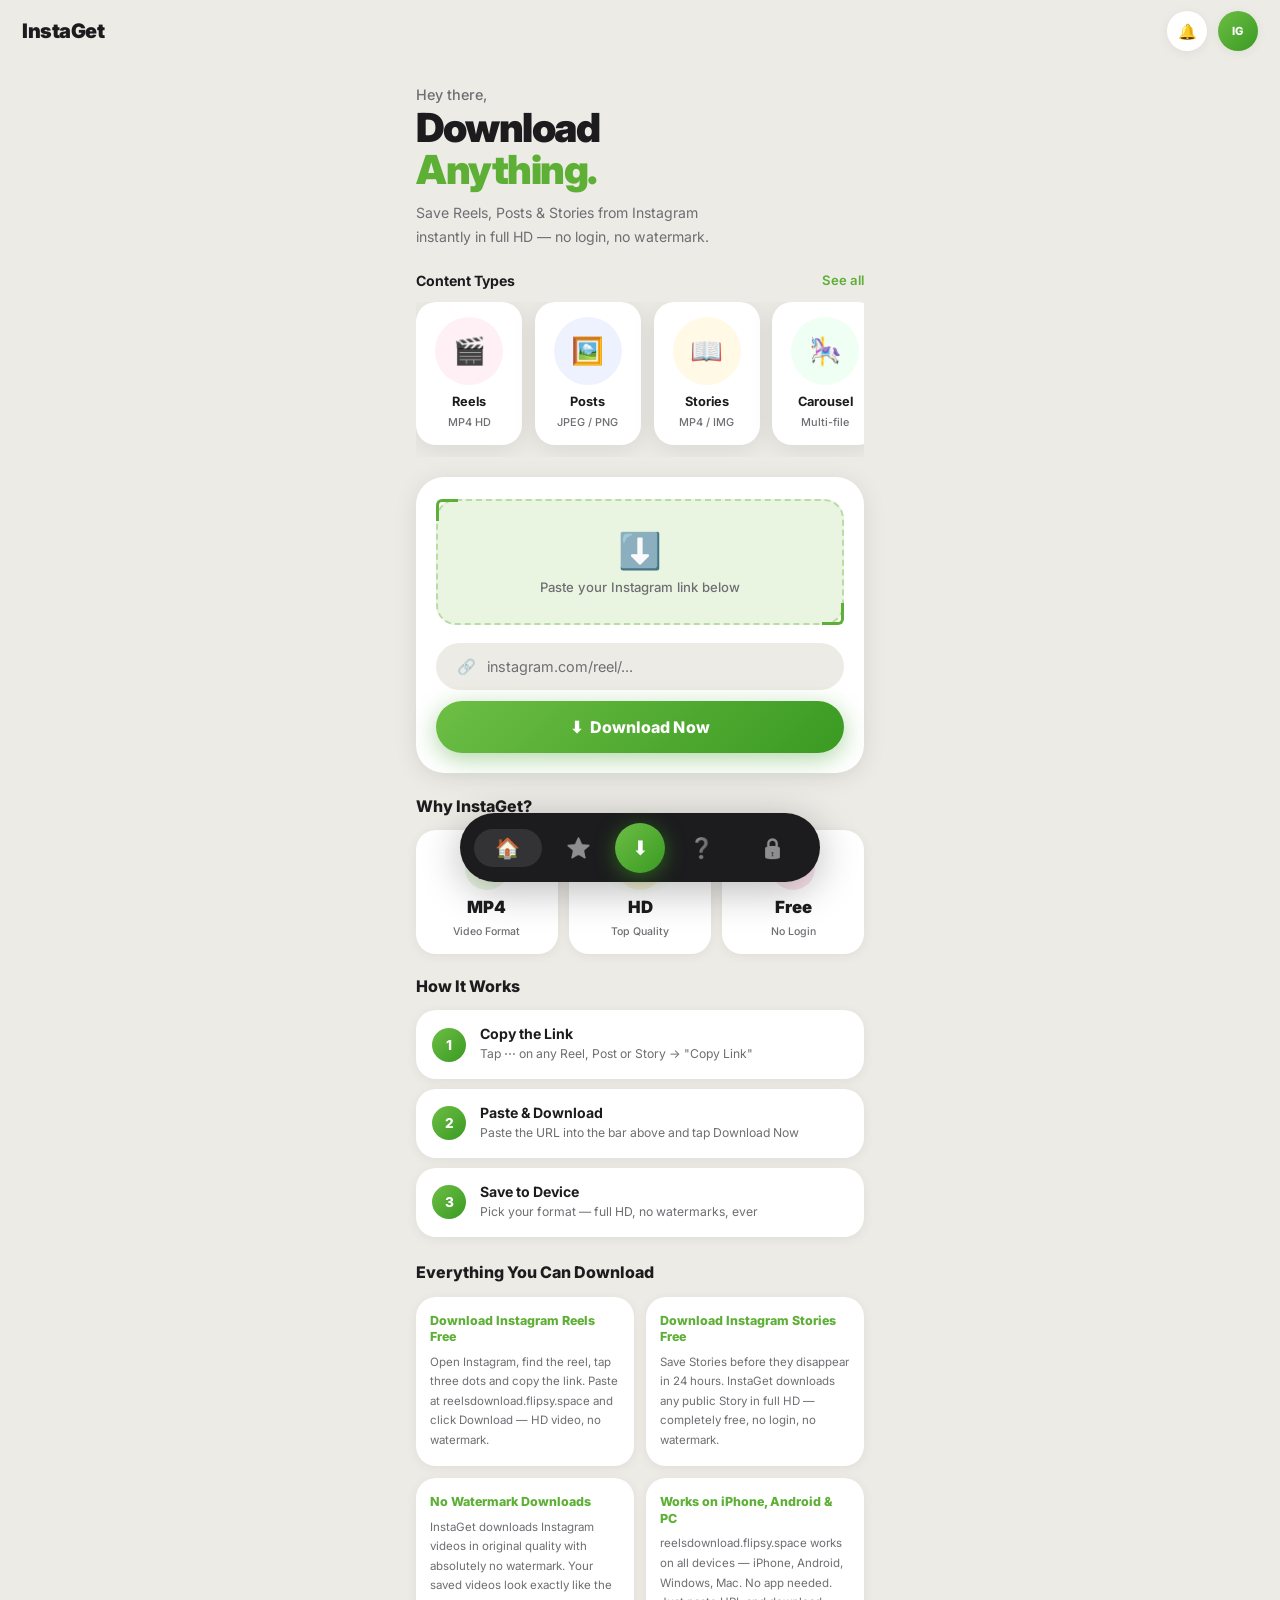
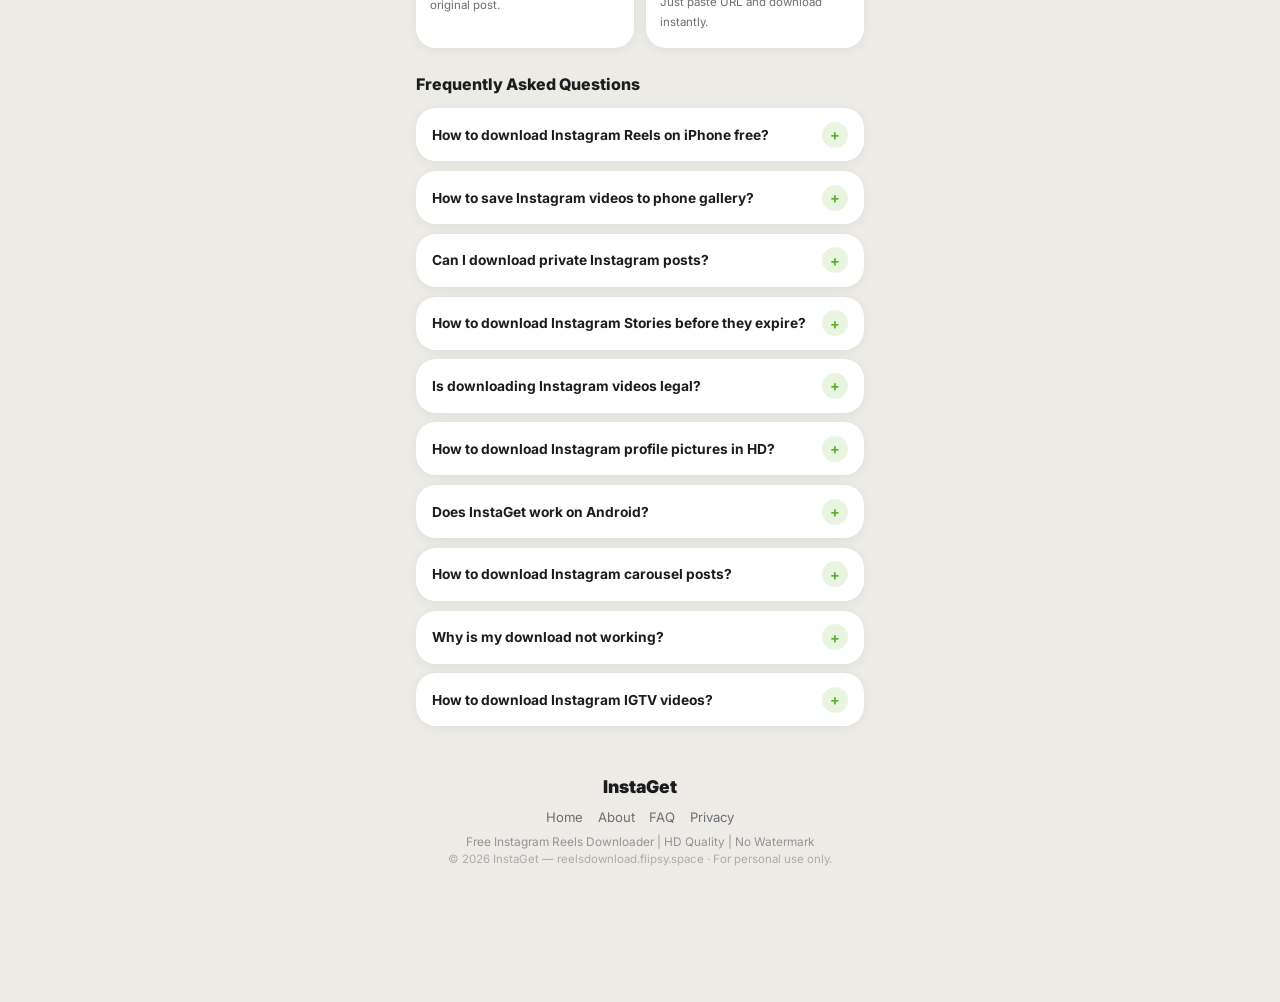
<file: index.html>
<!DOCTYPE html>
<html lang="en">

<head>
    <!-- Google tag (gtag.js) -->
    <script async src="https://www.googletagmanager.com/gtag/js?id=G-M4FXFRRYGV"></script>
    <script>
      window.dataLayer = window.dataLayer || [];
      function gtag(){dataLayer.push(arguments);}
      gtag('js', new Date());
      gtag('config', 'G-M4FXFRRYGV');
    </script>
  <meta charset="UTF-8" />
  <meta name="viewport" content="width=device-width,initial-scale=1.0" />
  <title>InstaGet — Free Instagram Reels Downloader | HD No Watermark</title>
  <meta name="title" content="InstaGet — Free Instagram Reels Downloader | HD No Watermark" />
  <meta name="description"
    content="Download Instagram Reels, Posts, Stories and Profile Pictures free. No login required. HD quality, no watermark, instant download. Works on mobile and PC." />
  <meta name="keywords"
    content="instagram reels downloader, instagram video downloader, download instagram reels, instagram story downloader, instagram photo downloader, free instagram downloader, HD instagram downloader, no watermark instagram, save instagram video, reels download, instagram post downloader" />
  <meta name="author" content="InstaGet" />
  <meta name="robots" content="index, follow" />
  <meta name="revisit-after" content="3 days" />
  <meta name="language" content="English" />
  <meta name="theme-color" content="#5DB035" />
  <link rel="canonical" href="https://reelsdownload.flipsy.space/" />
  <meta property="og:type" content="website" />
  <meta property="og:url" content="https://reelsdownload.flipsy.space/" />
  <meta property="og:title" content="InstaGet — Free Instagram Reels Downloader" />
  <meta property="og:description"
    content="Download Instagram Reels, Posts, Stories free. HD quality, no watermark, no login needed." />
  <meta property="og:image" content="https://reelsdownload.flipsy.space/og-image.jpg" />
  <meta property="og:image:width" content="1200" />
  <meta property="og:image:height" content="630" />
  <meta property="og:site_name" content="InstaGet" />
  <meta property="og:locale" content="en_US" />
  <meta name="google-site-verification" content="ZclYrjXwRQv91JBaGo0YpLVRAfLK9BUGQlQVnnQu3pw" />
  <meta name="twitter:card" content="summary_large_image" />
  <meta name="twitter:url" content="https://reelsdownload.flipsy.space/" />
  <meta name="twitter:title" content="InstaGet — Free Instagram Reels Downloader" />
  <meta name="twitter:description" content="Download Instagram Reels, Posts, Stories free. HD quality, no watermark." />
  <meta name="twitter:image" content="https://reelsdownload.flipsy.space/og-image.jpg" />
  <link rel="icon"
    href="data:image/svg+xml,<svg xmlns='http://www.w3.org/2000/svg' viewBox='0 0 64 64'><rect width='64' height='64' rx='14' fill='%235DB035'/><text x='50%' y='54%' dominant-baseline='middle' text-anchor='middle' fill='white' font-size='26' font-family='sans-serif' font-weight='bold'>IG</text></svg>" />
  <link rel="apple-touch-icon" href="/apple-touch-icon.png" />
  <link rel="preconnect" href="https://fonts.googleapis.com" />
  <link rel="preconnect" href="https://fonts.gstatic.com" crossorigin />
  <link rel="dns-prefetch" href="https://instadownloader-proxy.godofgamer678.workers.dev" />
  <link rel="stylesheet" href="css/style.css" />
  <script
    type="application/ld+json">{"@context":"https://schema.org","@type":"WebApplication","name":"InstaGet","url":"https://reelsdownload.flipsy.space","description":"Free Instagram Reels, Posts, Stories Downloader","applicationCategory":"UtilitiesApplication","operatingSystem":"Any","offers":{"@type":"Offer","price":"0","priceCurrency":"USD"},"aggregateRating":{"@type":"AggregateRating","ratingValue":"4.9","ratingCount":"18500"},"featureList":["Download Instagram Reels Free","Download Instagram Posts","Download Instagram Stories","No Watermark","No Login Required","100% Free Forever"]}</script>
  <script
    type="application/ld+json">{"@context":"https://schema.org","@type":"FAQPage","mainEntity":[{"@type":"Question","name":"How to download Instagram Reels for free?","acceptedAnswer":{"@type":"Answer","text":"Copy the Instagram Reel URL, paste it at reelsdownload.flipsy.space, click Download and save the HD video instantly for free."}},{"@type":"Question","name":"Is InstaGet completely free?","acceptedAnswer":{"@type":"Answer","text":"Yes, InstaGet is 100% free. No login, no subscription, no hidden charges ever."}},{"@type":"Question","name":"Can I download Instagram Stories?","acceptedAnswer":{"@type":"Answer","text":"Yes, paste any Instagram Story URL at reelsdownload.flipsy.space and download it instantly in HD quality."}},{"@type":"Question","name":"Does InstaGet add watermark?","acceptedAnswer":{"@type":"Answer","text":"No watermark at all. InstaGet downloads Instagram videos in original HD quality with zero watermark."}},{"@type":"Question","name":"Does it work on iPhone and Android?","acceptedAnswer":{"@type":"Answer","text":"Yes, reelsdownload.flipsy.space works perfectly on iPhone, Android, Windows, Mac and all browsers."}}]}</script>
  <script
    type="application/ld+json">{"@context":"https://schema.org","@type":"BreadcrumbList","itemListElement":[{"@type":"ListItem","position":1,"name":"Home","item":"https://reelsdownload.flipsy.space/"}]}</script>


<body>

  <header class="top-bar">
    <div class="top-bar-left">
      <a href="https://reelsdownload.flipsy.space/" class="app-logo" aria-label="InstaGet Home">InstaGet</a>
    </div>
    <div class="top-bar-right">
      <button class="icon-btn" id="bell-btn" aria-label="Notifications">🔔</button>
      <div class="avatar" aria-hidden="true">IG</div>
    </div>
  </header>

  <main class="main-content">

    <section class="hero" aria-label="Instagram Downloader">
      <p class="hero-greeting">Hey there,</p>
      <h1 class="hero-title">Download<br><span class="hero-accent">Anything.</span></h1>
      <p class="hero-sub">Save Reels, Posts &amp; Stories from Instagram<br>instantly in full HD — no login, no
        watermark.</p>
      <div class="media-row-header">
        <span class="media-row-label">Content Types</span>
        <button class="see-all-btn">See all</button>
      </div>
      <div class="media-cards-scroll" role="list">
        <div class="media-card" role="listitem" onclick="document.getElementById('url-input').focus()" tabindex="0"
          aria-label="Download Instagram Reels MP4 HD">
          <div class="media-card-visual reels-visual" aria-hidden="true">🎬</div>
          <span class="media-card-name">Reels</span>
          <span class="media-card-sub">MP4 HD</span>
        </div>
        <div class="media-card" role="listitem" onclick="document.getElementById('url-input').focus()" tabindex="0"
          aria-label="Download Instagram Posts JPEG PNG">
          <div class="media-card-visual posts-visual" aria-hidden="true">🖼️</div>
          <span class="media-card-name">Posts</span>
          <span class="media-card-sub">JPEG / PNG</span>
        </div>
        <div class="media-card" role="listitem" onclick="document.getElementById('url-input').focus()" tabindex="0"
          aria-label="Download Instagram Stories">
          <div class="media-card-visual stories-visual" aria-hidden="true">📖</div>
          <span class="media-card-name">Stories</span>
          <span class="media-card-sub">MP4 / IMG</span>
        </div>
        <div class="media-card" role="listitem" onclick="document.getElementById('url-input').focus()" tabindex="0"
          aria-label="Download Instagram Carousel posts">
          <div class="media-card-visual carousel-visual" aria-hidden="true">🎠</div>
          <span class="media-card-name">Carousel</span>
          <span class="media-card-sub">Multi-file</span>
        </div>
      </div>
    </section>

    <section class="download-section" aria-label="Paste Instagram URL to download">
      <div class="scan-card">
        <div class="scan-area" aria-hidden="true">
          <div class="scan-icon">⬇️</div>
          <p class="scan-text">Paste your Instagram link below</p>
        </div>
        <div class="input-area">
          <div class="url-input-wrap">
            <span class="input-icon" aria-hidden="true">🔗</span>
            <input class="url-input" id="url-input" type="url" placeholder="instagram.com/reel/..." autocomplete="off"
              spellcheck="false" aria-label="Paste Instagram URL here" />
          </div>
          <button class="btn-download" id="download-btn" aria-label="Download Instagram media">⬇&nbsp;&nbsp;Download
            Now</button>
        </div>
      </div>
    </section>

    <div id="loading-spinner" class="hidden" role="status" aria-label="Loading">
      <div class="spinner"></div>
    </div>
    <div id="result-section" class="hidden" aria-live="polite"></div>

    <section class="features-section" aria-label="Why use InstaGet">
      <h2 class="section-heading">Why InstaGet?</h2>
      <div class="features-grid">
        <div class="feature-card">
          <div class="feature-icon" style="background:#EAF5E1;color:#5DB035" aria-hidden="true">🎬</div>
          <span class="feature-val">MP4</span>
          <span class="feature-label">Video Format</span>
        </div>
        <div class="feature-card">
          <div class="feature-icon" style="background:#FFF3E0;color:#FF9500" aria-hidden="true">⚡</div>
          <span class="feature-val">HD</span>
          <span class="feature-label">Top Quality</span>
        </div>
        <div class="feature-card">
          <div class="feature-icon" style="background:#FCE4EC;color:#E91E63" aria-hidden="true">🔓</div>
          <span class="feature-val">Free</span>
          <span class="feature-label">No Login</span>
        </div>
      </div>
    </section>

    <section class="how-section" aria-label="How to download Instagram videos step by step">
      <h2 class="section-heading">How It Works</h2>
      <div class="how-list">
        <div class="how-item reveal">
          <div class="how-num" aria-hidden="true">1</div>
          <div class="how-content">
            <span class="how-name">Copy the Link</span>
            <span class="how-desc">Tap ⋯ on any Reel, Post or Story → "Copy Link"</span>
          </div>
        </div>
        <div class="how-item reveal">
          <div class="how-num" aria-hidden="true">2</div>
          <div class="how-content">
            <span class="how-name">Paste &amp; Download</span>
            <span class="how-desc">Paste the URL into the bar above and tap Download Now</span>
          </div>
        </div>
        <div class="how-item reveal">
          <div class="how-num" aria-hidden="true">3</div>
          <div class="how-content">
            <span class="how-name">Save to Device</span>
            <span class="how-desc">Pick your format — full HD, no watermarks, ever</span>
          </div>
        </div>
      </div>
    </section>

    <!-- SEO CONTENT -->
    <section class="seo-content reveal" aria-label="About Instagram Downloader features">
      <h2 class="section-heading">Everything You Can Download</h2>
      <div class="seo-grid">
        <div class="seo-card">
          <h2>Download Instagram Reels Free</h2>
          <p>Open Instagram, find the reel, tap three dots and copy the link. Paste at reelsdownload.flipsy.space and
            click Download — HD video, no watermark.</p>
        </div>
        <div class="seo-card">
          <h2>Download Instagram Stories Free</h2>
          <p>Save Stories before they disappear in 24 hours. InstaGet downloads any public Story in full HD — completely
            free, no login, no watermark.</p>
        </div>
        <div class="seo-card">
          <h2>No Watermark Downloads</h2>
          <p>InstaGet downloads Instagram videos in original quality with absolutely no watermark. Your saved videos
            look exactly like the original post.</p>
        </div>
        <div class="seo-card">
          <h2>Works on iPhone, Android &amp; PC</h2>
          <p>reelsdownload.flipsy.space works on all devices — iPhone, Android, Windows, Mac. No app needed. Just paste
            URL and download instantly.</p>
        </div>
      </div>
    </section>

    <!-- HOME FAQ -->
    <section class="home-faq reveal" aria-label="Frequently asked questions about Instagram downloader">
      <h2 class="section-heading">Frequently Asked Questions</h2>
      <div class="faq-list" id="home-faq-list">
        <div class="faq-item">
          <button class="faq-q" aria-expanded="false">How to download Instagram Reels on iPhone free? <span
              class="faq-icon" aria-hidden="true">+</span></button>
          <div class="faq-a">
            <div class="faq-a-inner">Open Instagram on your iPhone, tap ⋯ on any Reel and select "Copy Link." Visit
              reelsdownload.flipsy.space, paste the link, tap Download Now. The HD video saves directly to your iPhone —
              no app install needed.</div>
          </div>
        </div>
        <div class="faq-item">
          <button class="faq-q" aria-expanded="false">How to save Instagram videos to phone gallery? <span
              class="faq-icon" aria-hidden="true">+</span></button>
          <div class="faq-a">
            <div class="faq-a-inner">After tapping Download, the file saves to your device's Downloads folder (Android)
              or Photos app (iPhone). On Android open your Files or Gallery app. On iPhone, tap "Save Video" in the save
              dialog.</div>
          </div>
        </div>
        <div class="faq-item">
          <button class="faq-q" aria-expanded="false">Can I download private Instagram posts? <span class="faq-icon"
              aria-hidden="true">+</span></button>
          <div class="faq-a">
            <div class="faq-a-inner">No. InstaGet only works with publicly available content. Private accounts cannot be
              accessed without the owner's permission. We strictly respect Instagram's privacy settings.</div>
          </div>
        </div>
        <div class="faq-item">
          <button class="faq-q" aria-expanded="false">How to download Instagram Stories before they expire? <span
              class="faq-icon" aria-hidden="true">+</span></button>
          <div class="faq-a">
            <div class="faq-a-inner">Stories disappear after 24 hours. Copy the profile or story URL, paste into
              InstaGet, and download immediately before the 24-hour expiry window closes.</div>
          </div>
        </div>
        <div class="faq-item">
          <button class="faq-q" aria-expanded="false">Is downloading Instagram videos legal? <span class="faq-icon"
              aria-hidden="true">+</span></button>
          <div class="faq-a">
            <div class="faq-a-inner">Downloading public Instagram content for personal offline viewing is generally
              accepted. Do not re-upload, redistribute, or claim ownership of others' content. Always respect copyright
              and original creators.</div>
          </div>
        </div>
        <div class="faq-item">
          <button class="faq-q" aria-expanded="false">How to download Instagram profile pictures in HD? <span
              class="faq-icon" aria-hidden="true">+</span></button>
          <div class="faq-a">
            <div class="faq-a-inner">Copy the Instagram profile URL (instagram.com/username), paste it into InstaGet,
              and click Download. InstaGet fetches the full HD profile picture directly from Instagram's servers.</div>
          </div>
        </div>
        <div class="faq-item">
          <button class="faq-q" aria-expanded="false">Does InstaGet work on Android? <span class="faq-icon"
              aria-hidden="true">+</span></button>
          <div class="faq-a">
            <div class="faq-a-inner">Yes! InstaGet works on all Android devices and browsers including Chrome, Firefox,
              and Samsung Internet. No app install needed — visit reelsdownload.flipsy.space in any browser.</div>
          </div>
        </div>
        <div class="faq-item">
          <button class="faq-q" aria-expanded="false">How to download Instagram carousel posts? <span class="faq-icon"
              aria-hidden="true">+</span></button>
          <div class="faq-a">
            <div class="faq-a-inner">Copy the carousel post link, paste it into InstaGet and click Download. All images
              and videos from the carousel are fetched separately so you can download each one individually.</div>
          </div>
        </div>
        <div class="faq-item">
          <button class="faq-q" aria-expanded="false">Why is my download not working? <span class="faq-icon"
              aria-hidden="true">+</span></button>
          <div class="faq-a">
            <div class="faq-a-inner">Common reasons: private account, deleted content, incorrectly copied URL, or a
              temporary Instagram rate limit. Double-check the URL, try again in a few seconds, or try a different link.
            </div>
          </div>
        </div>
        <div class="faq-item">
          <button class="faq-q" aria-expanded="false">How to download Instagram IGTV videos? <span class="faq-icon"
              aria-hidden="true">+</span></button>
          <div class="faq-a">
            <div class="faq-a-inner">Copy the IGTV video URL (instagram.com/tv/...), paste it into InstaGet's input box,
              and click Download. The full IGTV video will be fetched in HD quality.</div>
          </div>
        </div>
      </div>
    </section>

    <footer class="page-footer" aria-label="Site Footer">
      <span class="footer-logo">InstaGet</span>
      <nav class="footer-links" aria-label="Footer Navigation">
        <a href="https://reelsdownload.flipsy.space/">Home</a>
        <a href="https://reelsdownload.flipsy.space/about.html">About</a>
        <a href="https://reelsdownload.flipsy.space/faq.html">FAQ</a>
        <a href="https://reelsdownload.flipsy.space/privacy.html">Privacy</a>
      </nav>
      <p class="footer-tagline">Free Instagram Reels Downloader | HD Quality | No Watermark</p>
      <p class="footer-note">© 2026 InstaGet — reelsdownload.flipsy.space · For personal use only.</p>
    </footer>

  </main>

  <nav class="bottom-nav" aria-label="Main navigation">
    <div class="bnav-pill">
      <button class="bnav-btn active" onclick="location='index.html'" aria-label="Home"><span
          class="bnav-icon">🏠</span></button>
      <button class="bnav-btn" onclick="location='about.html'" aria-label="About"><span
          class="bnav-icon">⭐</span></button>
      <button class="bnav-center" id="bnav-dl" aria-label="Download">⬇</button>
      <button class="bnav-btn" onclick="location='faq.html'" aria-label="FAQ"><span class="bnav-icon">❓</span></button>
      <button class="bnav-btn" onclick="location='privacy.html'" aria-label="Privacy"><span
          class="bnav-icon">🔒</span></button>
    </div>
  </nav>

  <div id="toast-container" aria-live="polite"></div>

  <script>
    document.getElementById('bnav-dl').addEventListener('click', () => {
      const inp = document.getElementById('url-input');
      inp.scrollIntoView({ behavior: 'smooth', block: 'center' });
      setTimeout(() => inp.focus(), 400);
    });
    document.querySelectorAll('#home-faq-list .faq-q').forEach(btn => {
      btn.addEventListener('click', () => {
        const item = btn.closest('.faq-item');
        const isOpen = item.classList.contains('open');
        document.querySelectorAll('#home-faq-list .faq-item').forEach(i => {
          i.classList.remove('open');
          i.querySelector('.faq-q').setAttribute('aria-expanded', 'false');
        });
        if (!isOpen) { item.classList.add('open'); btn.setAttribute('aria-expanded', 'true'); }
      });
    });
  </script>
  <script src="js/main.js"></script>
</body>

</html>
</file>
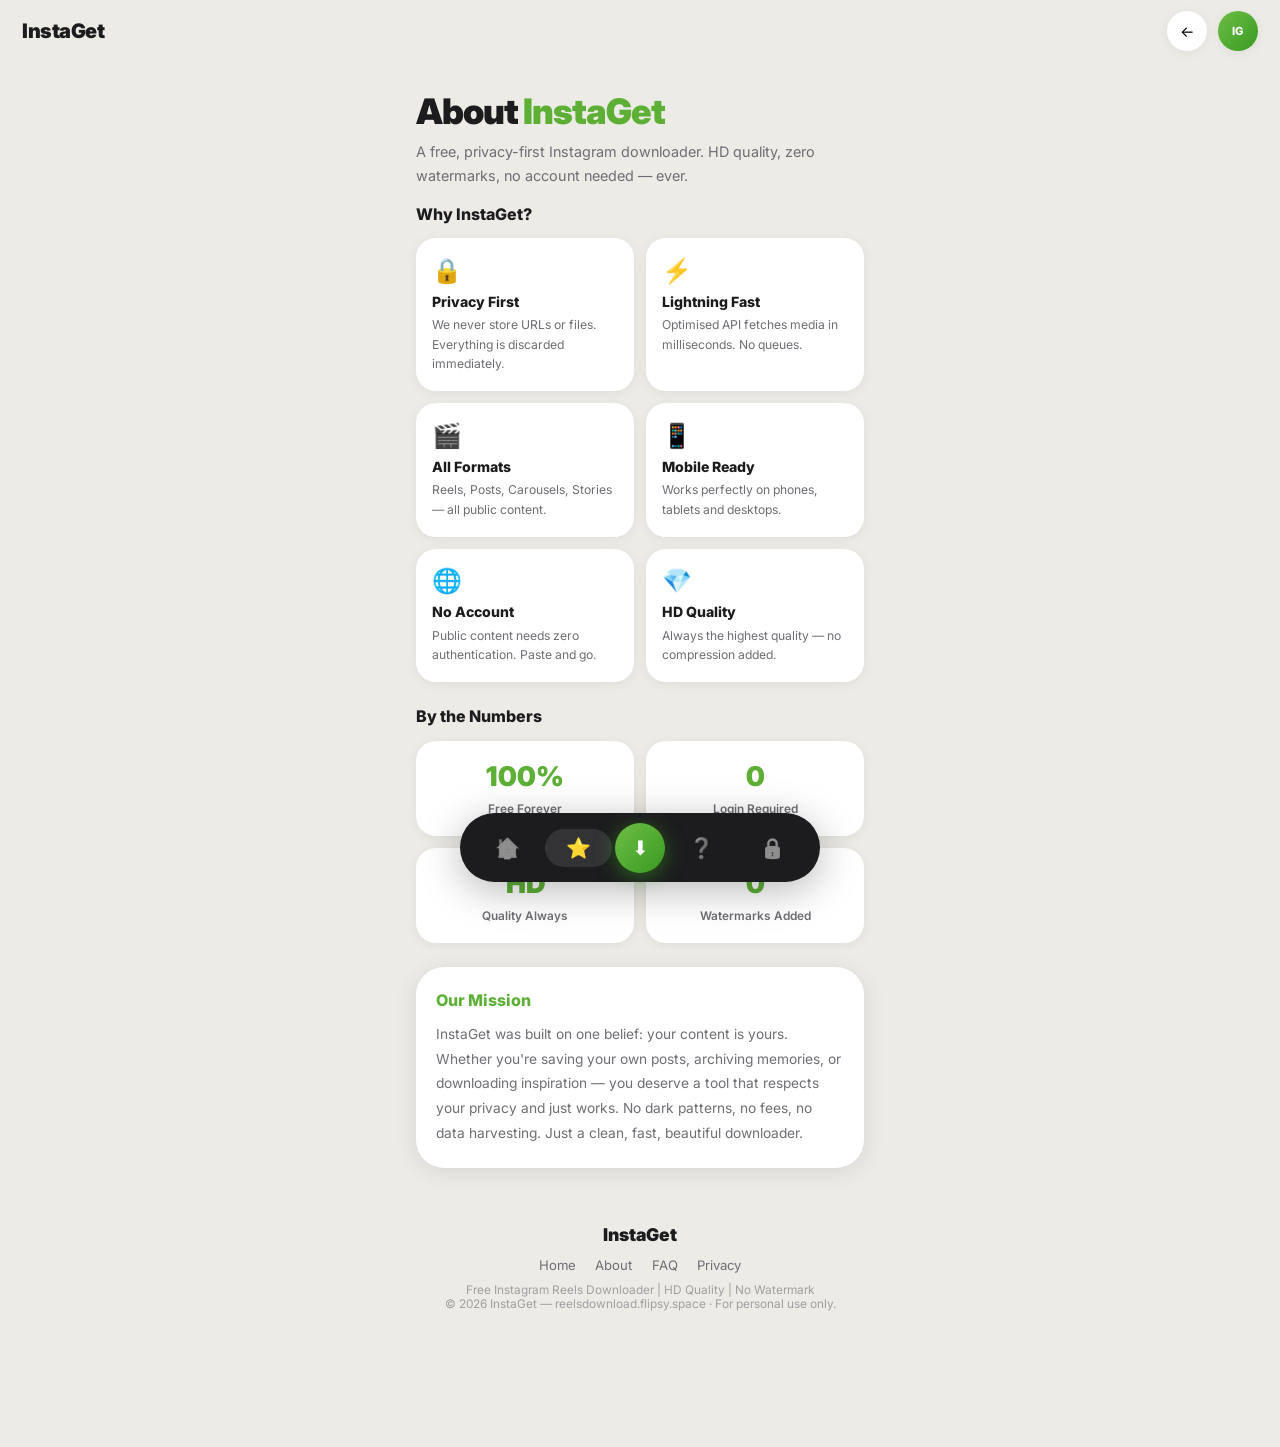
<file: about.html>
<!DOCTYPE html>
<html lang="en">
<head>
    <!-- Google tag (gtag.js) -->
    <script async src="https://www.googletagmanager.com/gtag/js?id=G-M4FXFRRYGV"></script>
    <script>
      window.dataLayer = window.dataLayer || [];
      function gtag(){dataLayer.push(arguments);}
      gtag('js', new Date());
      gtag('config', 'G-M4FXFRRYGV');
    </script>
  <meta charset="UTF-8"/>
  <meta name="viewport" content="width=device-width,initial-scale=1.0"/>
  <title>About InstaGet — Free Instagram Video Downloader | reelsdownload.flipsy.space</title>
  <meta name="description" content="InstaGet is a free Instagram downloader tool at reelsdownload.flipsy.space. Download Reels, Posts, Stories in HD quality with no watermark and no login."/>
  <meta name="robots" content="index, follow"/>
  <meta name="author" content="InstaGet"/>
  <link rel="canonical" href="https://reelsdownload.flipsy.space/about.html"/>
  <meta property="og:type" content="website"/>
  <meta property="og:url" content="https://reelsdownload.flipsy.space/about.html"/>
  <meta property="og:title" content="About InstaGet — Free Instagram Video Downloader"/>
  <meta property="og:description" content="InstaGet is a free Instagram downloader. Download Reels, Posts, Stories in HD with no watermark and no login."/>
  <meta property="og:site_name" content="InstaGet"/>
  <meta name="twitter:card" content="summary_large_image"/>
  <meta name="twitter:title" content="About InstaGet — Free Instagram Video Downloader"/>
  <meta name="twitter:description" content="Free Instagram Reels, Posts, Stories downloader. No login, HD quality, no watermark."/>
  <link rel="icon" href="data:image/svg+xml,<svg xmlns='http://www.w3.org/2000/svg' viewBox='0 0 64 64'><rect width='64' height='64' rx='14' fill='%235DB035'/><text x='50%' y='54%' dominant-baseline='middle' text-anchor='middle' fill='white' font-size='26' font-family='sans-serif' font-weight='bold'>IG</text></svg>"/>
  <link rel="preconnect" href="https://fonts.googleapis.com"/>
  <link rel="stylesheet" href="css/style.css"/>
  <script type="application/ld+json">{"@context":"https://schema.org","@type":"BreadcrumbList","itemListElement":[{"@type":"ListItem","position":1,"name":"Home","item":"https://reelsdownload.flipsy.space/"},{"@type":"ListItem","position":2,"name":"About","item":"https://reelsdownload.flipsy.space/about.html"}]}</script>
  <style>
    .about-page-header { padding: 1.5rem 0 1rem; }
    .about-page-header h1 { font-size:2.2rem; font-weight:900; letter-spacing:-1px; margin-bottom:.5rem; }
    .about-page-header p { font-size:.9rem; color:var(--text2); line-height:1.65; }
    .about-accent { color:var(--green); }
    .cards-grid { display:grid; grid-template-columns:1fr 1fr; gap:.75rem; margin-bottom:1.5rem; }
    .about-card {
      background:var(--surface); border-radius:var(--radius);
      box-shadow:var(--shadow-sm); padding:1.1rem 1rem;
    }
    .about-card-icon { font-size:1.5rem; margin-bottom:.5rem; }
    .about-card h3 { font-size:.88rem; font-weight:800; color:var(--text); margin-bottom:.35rem; }
    .about-card p  { font-size:.76rem; color:var(--text2); line-height:1.6; }
    .stats-row { display:grid; grid-template-columns:repeat(2,1fr); gap:.75rem; margin-bottom:1.5rem; }
    .stat-card {
      background:var(--surface); border-radius:var(--radius);
      box-shadow:var(--shadow-sm); padding:1.2rem 1rem; text-align:center;
    }
    .stat-num { display:block; font-size:1.7rem; font-weight:900; color:var(--green); margin-bottom:.25rem; }
    .stat-label { font-size:.74rem; color:var(--text2); font-weight:600; }
    .mission-card {
      background:var(--surface); border-radius:var(--radius-lg);
      box-shadow:var(--shadow); padding:1.4rem 1.25rem; margin-bottom:2rem;
    }
    .mission-card h2 { font-size:1rem; font-weight:800; color:var(--green); margin-bottom:.75rem; }
    .mission-card p  { font-size:.86rem; color:var(--text2); line-height:1.8; }
    .page-footer { text-align:center; padding:1.5rem 0 2rem; }
    .footer-logo { font-size:1.1rem; font-weight:900; color:var(--text); display:block; margin-bottom:.75rem; }
    .footer-links { display:flex; gap:1.2rem; justify-content:center; flex-wrap:wrap; margin-bottom:.6rem; }
    .footer-links a { font-size:.82rem; color:var(--text2); transition:.2s; }
    .footer-links a:hover { color:var(--green); }
    .footer-note { font-size:.74rem; color:var(--text2); opacity:.6; }
  </style>
</head>
<body>

<!-- TOP BAR -->
<header class="top-bar">
  <p class="app-logo">InstaGet</p>
  <div class="top-bar-right">
    <button class="icon-btn" onclick="history.back()" aria-label="Back">←</button>
    <div class="avatar">IG</div>
  </div>
</header>

<main class="main-content">

  <div class="about-page-header">
    <h1>About <span class="about-accent">InstaGet</span></h1>
    <p>A free, privacy-first Instagram downloader. HD quality, zero watermarks, no account needed — ever.</p>
  </div>

  <h2 class="section-heading">Why InstaGet?</h2>
  <div class="cards-grid">
    <div class="about-card">
      <div class="about-card-icon">🔒</div>
      <h3>Privacy First</h3>
      <p>We never store URLs or files. Everything is discarded immediately.</p>
    </div>
    <div class="about-card">
      <div class="about-card-icon">⚡</div>
      <h3>Lightning Fast</h3>
      <p>Optimised API fetches media in milliseconds. No queues.</p>
    </div>
    <div class="about-card">
      <div class="about-card-icon">🎬</div>
      <h3>All Formats</h3>
      <p>Reels, Posts, Carousels, Stories — all public content.</p>
    </div>
    <div class="about-card">
      <div class="about-card-icon">📱</div>
      <h3>Mobile Ready</h3>
      <p>Works perfectly on phones, tablets and desktops.</p>
    </div>
    <div class="about-card">
      <div class="about-card-icon">🌐</div>
      <h3>No Account</h3>
      <p>Public content needs zero authentication. Paste and go.</p>
    </div>
    <div class="about-card">
      <div class="about-card-icon">💎</div>
      <h3>HD Quality</h3>
      <p>Always the highest quality — no compression added.</p>
    </div>
  </div>

  <h2 class="section-heading">By the Numbers</h2>
  <div class="stats-row">
    <div class="stat-card"><span class="stat-num">100%</span><span class="stat-label">Free Forever</span></div>
    <div class="stat-card"><span class="stat-num">0</span><span class="stat-label">Login Required</span></div>
    <div class="stat-card"><span class="stat-num">HD</span><span class="stat-label">Quality Always</span></div>
    <div class="stat-card"><span class="stat-num">0</span><span class="stat-label">Watermarks Added</span></div>
  </div>

  <div class="mission-card">
    <h2>Our Mission</h2>
    <p>InstaGet was built on one belief: your content is yours. Whether you're saving your own posts, archiving memories, or downloading inspiration — you deserve a tool that respects your privacy and just works. No dark patterns, no fees, no data harvesting. Just a clean, fast, beautiful downloader.</p>
  </div>

  <footer class="page-footer" aria-label="Site Footer">
    <span class="footer-logo">InstaGet</span>
    <nav class="footer-links" aria-label="Footer Navigation">
      <a href="https://reelsdownload.flipsy.space/">Home</a>
      <a href="https://reelsdownload.flipsy.space/about.html">About</a>
      <a href="https://reelsdownload.flipsy.space/faq.html">FAQ</a>
      <a href="https://reelsdownload.flipsy.space/privacy.html">Privacy</a>
    </nav>
    <p class="footer-note">Free Instagram Reels Downloader | HD Quality | No Watermark</p>
    <p class="footer-note">© 2026 InstaGet — reelsdownload.flipsy.space · For personal use only.</p>
  </footer>

</main>

<!-- BOTTOM NAV -->
<nav class="bottom-nav" aria-label="Main navigation">
  <div class="bnav-pill">
    <button class="bnav-btn" onclick="location='index.html'" aria-label="Home"><span class="bnav-icon">🏠</span></button>
    <button class="bnav-btn active" onclick="location='about.html'" aria-label="About"><span class="bnav-icon">⭐</span></button>
    <button class="bnav-center" onclick="location='index.html'" aria-label="Download">⬇</button>
    <button class="bnav-btn" onclick="location='faq.html'" aria-label="FAQ"><span class="bnav-icon">❓</span></button>
    <button class="bnav-btn" onclick="location='privacy.html'" aria-label="Privacy"><span class="bnav-icon">🔒</span></button>
  </div>
</nav>
<div id="toast-container"></div>
</body>
</html>
</file>
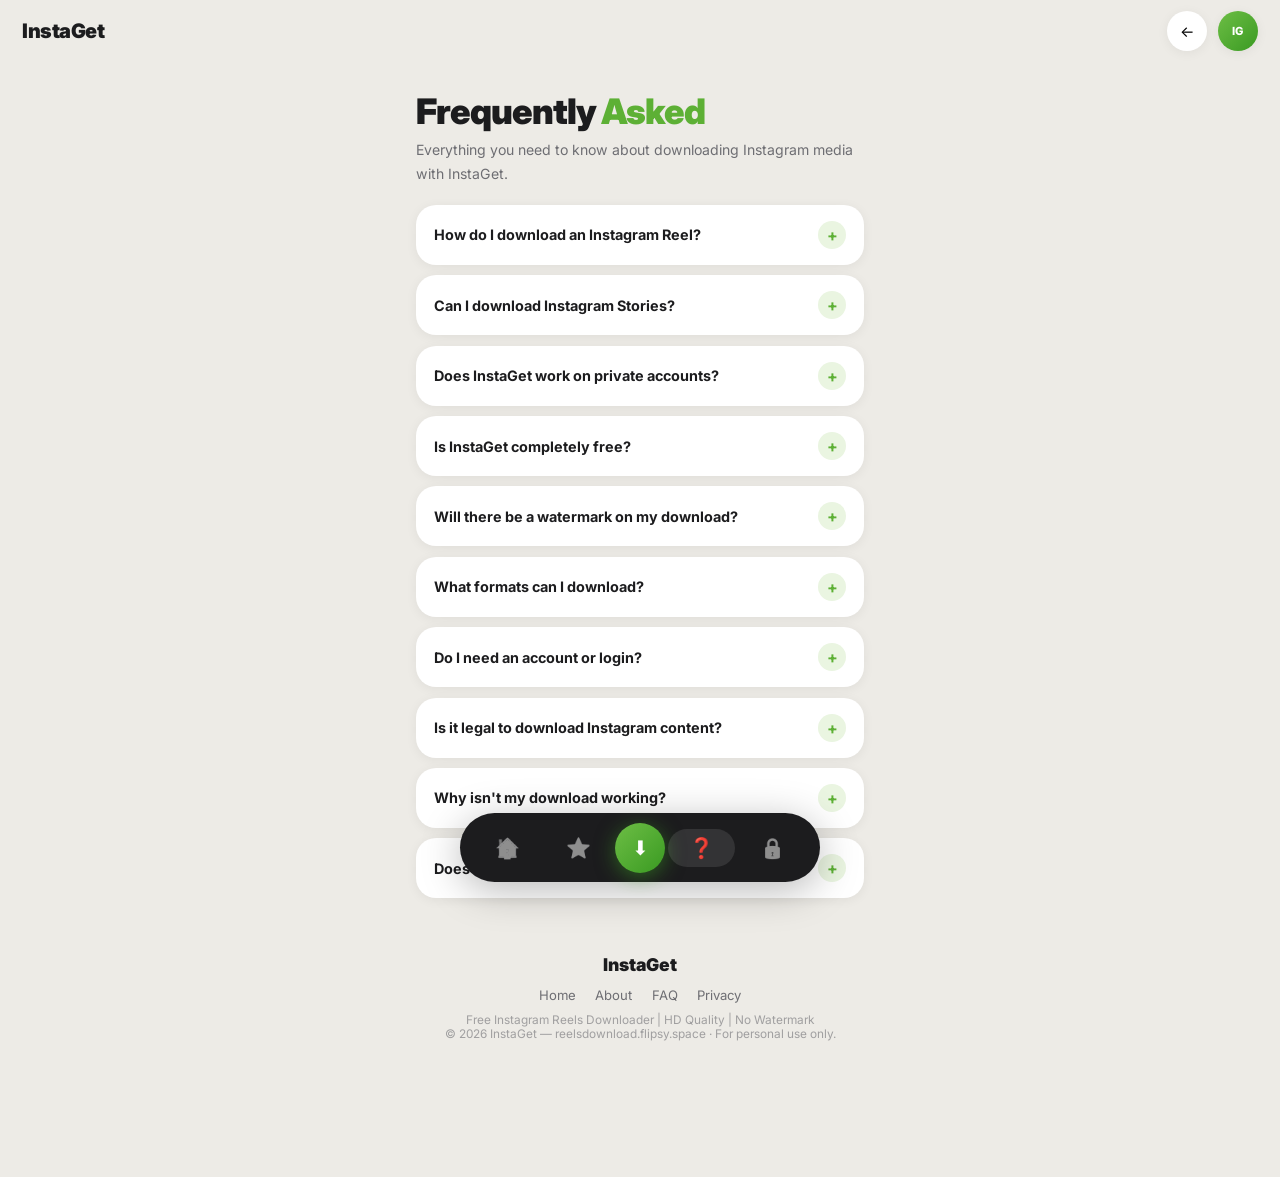
<file: faq.html>
<!DOCTYPE html>
<html lang="en">
<head>
    <!-- Google tag (gtag.js) -->
    <script async src="https://www.googletagmanager.com/gtag/js?id=G-M4FXFRRYGV"></script>
    <script>
      window.dataLayer = window.dataLayer || [];
      function gtag(){dataLayer.push(arguments);}
      gtag('js', new Date());
      gtag('config', 'G-M4FXFRRYGV');
    </script>
  <meta charset="UTF-8"/>
  <meta name="viewport" content="width=device-width,initial-scale=1.0"/>
  <title>FAQ — Instagram Downloader Help &amp; Questions | InstaGet</title>
  <meta name="description" content="Answers to all your questions about downloading Instagram Reels, Posts, Stories for free at reelsdownload.flipsy.space. No login, HD quality, no watermark."/>
  <meta name="robots" content="index, follow"/>
  <meta name="author" content="InstaGet"/>
  <link rel="canonical" href="https://reelsdownload.flipsy.space/faq.html"/>
  <meta property="og:type" content="website"/>
  <meta property="og:url" content="https://reelsdownload.flipsy.space/faq.html"/>
  <meta property="og:title" content="FAQ — Instagram Downloader Help | InstaGet"/>
  <meta property="og:description" content="Answers about downloading Instagram Reels, Posts, Stories for free. No login, HD quality, no watermark."/>
  <meta property="og:site_name" content="InstaGet"/>
  <meta name="twitter:card" content="summary_large_image"/>
  <meta name="twitter:title" content="FAQ — InstaGet Instagram Downloader"/>
  <meta name="twitter:description" content="All your questions about Instagram Reels, Posts, Stories download answered."/>
  <link rel="icon" href="data:image/svg+xml,<svg xmlns='http://www.w3.org/2000/svg' viewBox='0 0 64 64'><rect width='64' height='64' rx='14' fill='%235DB035'/><text x='50%' y='54%' dominant-baseline='middle' text-anchor='middle' fill='white' font-size='26' font-family='sans-serif' font-weight='bold'>IG</text></svg>"/>
  <link rel="preconnect" href="https://fonts.googleapis.com"/>
  <link rel="stylesheet" href="css/style.css"/>
  <script type="application/ld+json">{"@context":"https://schema.org","@type":"BreadcrumbList","itemListElement":[{"@type":"ListItem","position":1,"name":"Home","item":"https://reelsdownload.flipsy.space/"},{"@type":"ListItem","position":2,"name":"FAQ","item":"https://reelsdownload.flipsy.space/faq.html"}]}</script>
  <style>
    .page-header { padding:1.5rem 0 1.25rem; }
    .page-header h1 { font-size:2.2rem; font-weight:900; letter-spacing:-1px; margin-bottom:.4rem; }
    .page-header h1 span { color:var(--green); }
    .page-header p { font-size:.88rem; color:var(--text2); line-height:1.65; }
    .faq-list { display:flex; flex-direction:column; gap:.65rem; margin-bottom:2rem; }
    .faq-item {
      background:var(--surface); border-radius:var(--radius);
      box-shadow:var(--shadow-sm); overflow:hidden; transition:box-shadow .3s;
    }
    .faq-item:hover { box-shadow:var(--shadow); }
    .faq-q {
      width:100%; padding:1rem 1.1rem; background:none; border:none;
      color:var(--text); font-family:inherit; font-size:.9rem; font-weight:700;
      text-align:left; cursor:pointer;
      display:flex; align-items:center; justify-content:space-between; gap:1rem;
    }
    .faq-icon {
      width:28px; height:28px; border-radius:50%; flex-shrink:0;
      background:var(--green-bg); color:var(--green);
      display:flex; align-items:center; justify-content:center;
      font-size:1rem; font-weight:700; transition:.3s;
    }
    .faq-item.open .faq-icon { transform:rotate(45deg); background:var(--green); color:#fff; }
    .faq-a { max-height:0; overflow:hidden; transition:max-height .35s ease; }
    .faq-item.open .faq-a { max-height:200px; }
    .faq-a-inner { padding:.1rem 1.1rem 1rem; font-size:.84rem; color:var(--text2); line-height:1.7; }
    .page-footer { text-align:center; padding:1.5rem 0 2rem; }
    .footer-logo { font-size:1.1rem; font-weight:900; color:var(--text); display:block; margin-bottom:.75rem; }
    .footer-links { display:flex; gap:1.2rem; justify-content:center; flex-wrap:wrap; margin-bottom:.6rem; }
    .footer-links a { font-size:.82rem; color:var(--text2); transition:.2s; }
    .footer-links a:hover { color:var(--green); }
    .footer-note { font-size:.74rem; color:var(--text2); opacity:.6; }
  </style>
</head>
<body>

<!-- TOP BAR -->
<header class="top-bar">
  <p class="app-logo">InstaGet</p>
  <div class="top-bar-right">
    <button class="icon-btn" onclick="history.back()" aria-label="Back">←</button>
    <div class="avatar">IG</div>
  </div>
</header>

<main class="main-content">

  <div class="page-header">
    <h1>Frequently <span>Asked</span></h1>
    <p>Everything you need to know about downloading Instagram media with InstaGet.</p>
  </div>

  <div class="faq-list">
    <div class="faq-item">
      <button class="faq-q">How do I download an Instagram Reel? <span class="faq-icon">+</span></button>
      <div class="faq-a"><div class="faq-a-inner">Open Instagram, tap ⋯ on the Reel and select "Copy Link." Paste it into InstaGet's input bar and press Download Now.</div></div>
    </div>
    <div class="faq-item">
      <button class="faq-q">Can I download Instagram Stories? <span class="faq-icon">+</span></button>
      <div class="faq-a"><div class="faq-a-inner">Yes! Stories can be downloaded while active (within 24 hours). Paste the story or profile link and we'll extract available media.</div></div>
    </div>
    <div class="faq-item">
      <button class="faq-q">Does InstaGet work on private accounts? <span class="faq-icon">+</span></button>
      <div class="faq-a"><div class="faq-a-inner">InstaGet only works with publicly available content. We cannot bypass Instagram's privacy settings.</div></div>
    </div>
    <div class="faq-item">
      <button class="faq-q">Is InstaGet completely free? <span class="faq-icon">+</span></button>
      <div class="faq-a"><div class="faq-a-inner">Yes, 100% free. No hidden fees, no premium plans, no account registration required. Always.</div></div>
    </div>
    <div class="faq-item">
      <button class="faq-q">Will there be a watermark on my download? <span class="faq-icon">+</span></button>
      <div class="faq-a"><div class="faq-a-inner">Never. We download the original media file directly from Instagram's servers. No watermarks added, ever.</div></div>
    </div>
    <div class="faq-item">
      <button class="faq-q">What formats can I download? <span class="faq-icon">+</span></button>
      <div class="faq-a"><div class="faq-a-inner">Videos download as MP4. Images download as JPEG or PNG. Carousel posts: each image/video is available individually.</div></div>
    </div>
    <div class="faq-item">
      <button class="faq-q">Do I need an account or login? <span class="faq-icon">+</span></button>
      <div class="faq-a"><div class="faq-a-inner">Absolutely not. Zero registration needed. Just paste the Instagram URL and download.</div></div>
    </div>
    <div class="faq-item">
      <button class="faq-q">Is it legal to download Instagram content? <span class="faq-icon">+</span></button>
      <div class="faq-a"><div class="faq-a-inner">Downloading public content for personal offline viewing is generally accepted. Do not re-upload or claim ownership of others' content.</div></div>
    </div>
    <div class="faq-item">
      <button class="faq-q">Why isn't my download working? <span class="faq-icon">+</span></button>
      <div class="faq-a"><div class="faq-a-inner">Common reasons: private account, deleted content, incorrectly copied URL, or a temporary block. Try again in a few seconds.</div></div>
    </div>
    <div class="faq-item">
      <button class="faq-q">Does InstaGet store my downloaded content? <span class="faq-icon">+</span></button>
      <div class="faq-a"><div class="faq-a-inner">No. We act as a proxy only. Files are never stored on our servers. Your download goes directly from Instagram to your device.</div></div>
    </div>
  </div>

  <footer class="page-footer" aria-label="Site Footer">
    <span class="footer-logo">InstaGet</span>
    <nav class="footer-links" aria-label="Footer Navigation">
      <a href="https://reelsdownload.flipsy.space/">Home</a>
      <a href="https://reelsdownload.flipsy.space/about.html">About</a>
      <a href="https://reelsdownload.flipsy.space/faq.html">FAQ</a>
      <a href="https://reelsdownload.flipsy.space/privacy.html">Privacy</a>
    </nav>
    <p class="footer-note">Free Instagram Reels Downloader | HD Quality | No Watermark</p>
    <p class="footer-note">© 2026 InstaGet — reelsdownload.flipsy.space · For personal use only.</p>
  </footer>

</main>

<!-- BOTTOM NAV -->
<nav class="bottom-nav" aria-label="Main navigation">
  <div class="bnav-pill">
    <button class="bnav-btn" onclick="location='index.html'" aria-label="Home"><span class="bnav-icon">🏠</span></button>
    <button class="bnav-btn" onclick="location='about.html'" aria-label="About"><span class="bnav-icon">⭐</span></button>
    <button class="bnav-center" onclick="location='index.html'" aria-label="Download">⬇</button>
    <button class="bnav-btn active" onclick="location='faq.html'" aria-label="FAQ"><span class="bnav-icon">❓</span></button>
    <button class="bnav-btn" onclick="location='privacy.html'" aria-label="Privacy"><span class="bnav-icon">🔒</span></button>
  </div>
</nav>
<div id="toast-container"></div>
<script>
  document.querySelectorAll('.faq-q').forEach(btn => {
    btn.addEventListener('click', () => {
      const item = btn.closest('.faq-item');
      const isOpen = item.classList.contains('open');
      document.querySelectorAll('.faq-item').forEach(i => i.classList.remove('open'));
      if (!isOpen) item.classList.add('open');
    });
  });
</script>
</body>
</html>
</file>
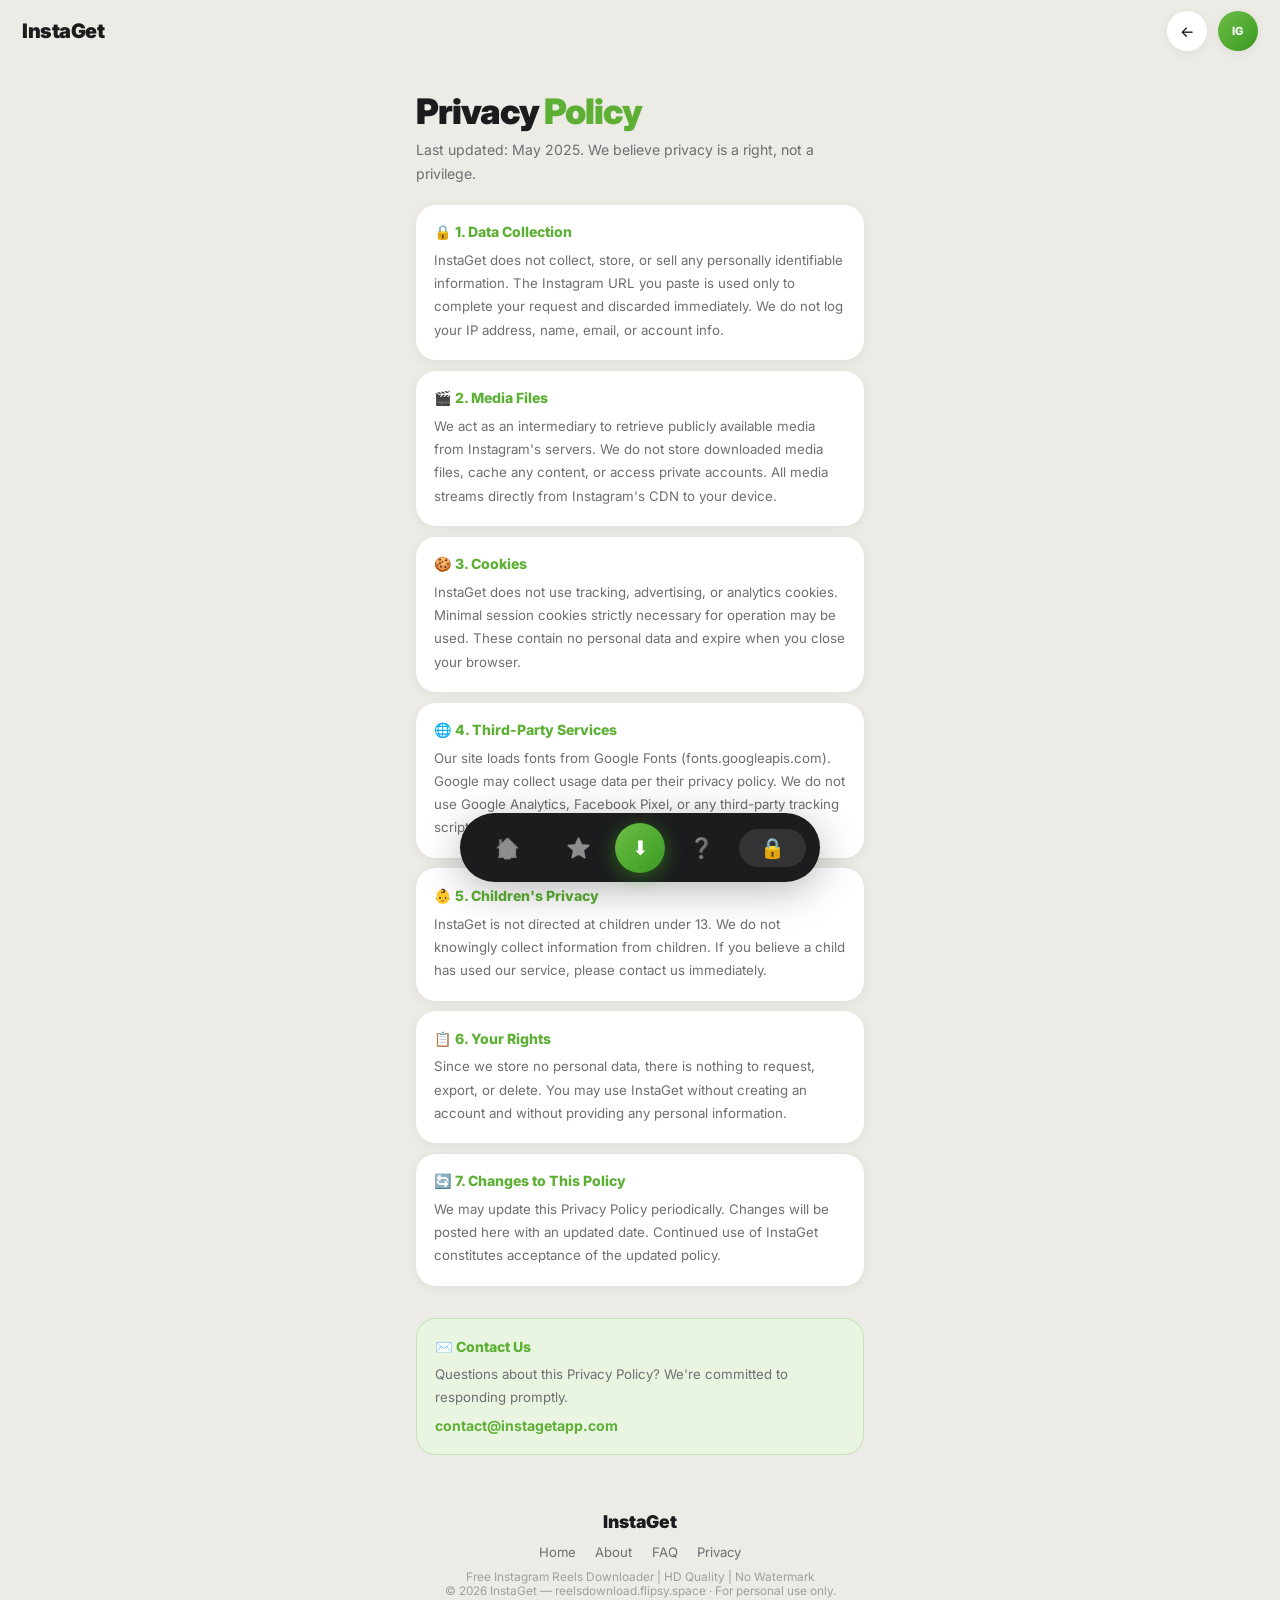
<file: privacy.html>
<!DOCTYPE html>
<html lang="en">
<head>
    <!-- Google tag (gtag.js) -->
    <script async src="https://www.googletagmanager.com/gtag/js?id=G-M4FXFRRYGV"></script>
    <script>
      window.dataLayer = window.dataLayer || [];
      function gtag(){dataLayer.push(arguments);}
      gtag('js', new Date());
      gtag('config', 'G-M4FXFRRYGV');
    </script>
  <meta charset="UTF-8"/>
  <meta name="viewport" content="width=device-width,initial-scale=1.0"/>
  <title>Privacy Policy — InstaGet Instagram Downloader</title>
  <meta name="description" content="Privacy policy for InstaGet at reelsdownload.flipsy.space. We do not store your data or downloaded content. No cookies, no tracking."/>
  <meta name="robots" content="index, follow"/>
  <meta name="author" content="InstaGet"/>
  <link rel="canonical" href="https://reelsdownload.flipsy.space/privacy.html"/>
  <meta property="og:type" content="website"/>
  <meta property="og:url" content="https://reelsdownload.flipsy.space/privacy.html"/>
  <meta property="og:title" content="Privacy Policy — InstaGet Instagram Downloader"/>
  <meta property="og:description" content="We do not store your data or downloaded content. No tracking, no cookies."/>
  <meta property="og:site_name" content="InstaGet"/>
  <meta name="twitter:card" content="summary"/>
  <meta name="twitter:title" content="Privacy Policy — InstaGet"/>
  <meta name="twitter:description" content="InstaGet does not store your data or downloaded content."/>
  <link rel="icon" href="data:image/svg+xml,<svg xmlns='http://www.w3.org/2000/svg' viewBox='0 0 64 64'><rect width='64' height='64' rx='14' fill='%235DB035'/><text x='50%' y='54%' dominant-baseline='middle' text-anchor='middle' fill='white' font-size='26' font-family='sans-serif' font-weight='bold'>IG</text></svg>"/>
  <link rel="preconnect" href="https://fonts.googleapis.com"/>
  <link rel="stylesheet" href="css/style.css"/>
  <script type="application/ld+json">{"@context":"https://schema.org","@type":"BreadcrumbList","itemListElement":[{"@type":"ListItem","position":1,"name":"Home","item":"https://reelsdownload.flipsy.space/"},{"@type":"ListItem","position":2,"name":"Privacy Policy","item":"https://reelsdownload.flipsy.space/privacy.html"}]}</script>
  <style>
    .page-header { padding:1.5rem 0 1.25rem; }
    .page-header h1 { font-size:2.2rem; font-weight:900; letter-spacing:-1px; margin-bottom:.4rem; }
    .page-header h1 span { color:var(--green); }
    .page-header p { font-size:.88rem; color:var(--text2); line-height:1.65; }

    .privacy-list { display:flex; flex-direction:column; gap:.65rem; margin-bottom:2rem; }
    .privacy-card {
      background:var(--surface); border-radius:var(--radius);
      box-shadow:var(--shadow-sm); padding:1.15rem 1.1rem;
      transition:box-shadow .2s;
    }
    .privacy-card:hover { box-shadow:var(--shadow); }
    .privacy-card h2 {
      font-size:.88rem; font-weight:800; color:var(--green);
      margin-bottom:.55rem; display:flex; align-items:center; gap:.5rem;
    }
    .privacy-card p,
    .privacy-card li { font-size:.83rem; color:var(--text2); line-height:1.75; }
    .privacy-card ul { padding-left:1.1rem; margin-top:.35rem; }
    .privacy-card li { margin-bottom:.2rem; }

    .contact-card {
      background:var(--green-bg); border-radius:var(--radius);
      padding:1.2rem 1.1rem; margin-bottom:2rem;
      border:1.5px solid rgba(93,176,53,.25);
    }
    .contact-card h2 { font-size:.88rem; font-weight:800; color:var(--green); margin-bottom:.5rem; }
    .contact-card p  { font-size:.83rem; color:var(--text2); line-height:1.7; margin-bottom:.4rem; }
    .contact-card a  { font-size:.88rem; font-weight:700; color:var(--green); word-break:break-all; }

    .page-footer { text-align:center; padding:1.5rem 0 2rem; }
    .footer-logo { font-size:1.1rem; font-weight:900; color:var(--text); display:block; margin-bottom:.75rem; }
    .footer-links { display:flex; gap:1.2rem; justify-content:center; flex-wrap:wrap; margin-bottom:.6rem; }
    .footer-links a { font-size:.82rem; color:var(--text2); transition:.2s; }
    .footer-links a:hover { color:var(--green); }
    .footer-note { font-size:.74rem; color:var(--text2); opacity:.6; }
  </style>
</head>
<body>

<!-- TOP BAR -->
<header class="top-bar">
  <p class="app-logo">InstaGet</p>
  <div class="top-bar-right">
    <button class="icon-btn" onclick="history.back()" aria-label="Back">←</button>
    <div class="avatar">IG</div>
  </div>
</header>

<main class="main-content">

  <div class="page-header">
    <h1>Privacy <span>Policy</span></h1>
    <p>Last updated: May 2025. We believe privacy is a right, not a privilege.</p>
  </div>

  <div class="privacy-list">

    <div class="privacy-card">
      <h2>🔒 1. Data Collection</h2>
      <p>InstaGet does not collect, store, or sell any personally identifiable information. The Instagram URL you paste is used only to complete your request and discarded immediately. We do not log your IP address, name, email, or account info.</p>
    </div>

    <div class="privacy-card">
      <h2>🎬 2. Media Files</h2>
      <p>We act as an intermediary to retrieve publicly available media from Instagram's servers. We do not store downloaded media files, cache any content, or access private accounts. All media streams directly from Instagram's CDN to your device.</p>
    </div>

    <div class="privacy-card">
      <h2>🍪 3. Cookies</h2>
      <p>InstaGet does not use tracking, advertising, or analytics cookies. Minimal session cookies strictly necessary for operation may be used. These contain no personal data and expire when you close your browser.</p>
    </div>

    <div class="privacy-card">
      <h2>🌐 4. Third-Party Services</h2>
      <p>Our site loads fonts from Google Fonts (fonts.googleapis.com). Google may collect usage data per their privacy policy. We do not use Google Analytics, Facebook Pixel, or any third-party tracking scripts.</p>
    </div>

    <div class="privacy-card">
      <h2>👶 5. Children's Privacy</h2>
      <p>InstaGet is not directed at children under 13. We do not knowingly collect information from children. If you believe a child has used our service, please contact us immediately.</p>
    </div>

    <div class="privacy-card">
      <h2>📋 6. Your Rights</h2>
      <p>Since we store no personal data, there is nothing to request, export, or delete. You may use InstaGet without creating an account and without providing any personal information.</p>
    </div>

    <div class="privacy-card">
      <h2>🔄 7. Changes to This Policy</h2>
      <p>We may update this Privacy Policy periodically. Changes will be posted here with an updated date. Continued use of InstaGet constitutes acceptance of the updated policy.</p>
    </div>

  </div>

  <div class="contact-card">
    <h2>✉️ Contact Us</h2>
    <p>Questions about this Privacy Policy? We're committed to responding promptly.</p>
    <a href="mailto:contact@instagetapp.com">contact@instagetapp.com</a>
  </div>

  <footer class="page-footer" aria-label="Site Footer">
    <span class="footer-logo">InstaGet</span>
    <nav class="footer-links" aria-label="Footer Navigation">
      <a href="https://reelsdownload.flipsy.space/">Home</a>
      <a href="https://reelsdownload.flipsy.space/about.html">About</a>
      <a href="https://reelsdownload.flipsy.space/faq.html">FAQ</a>
      <a href="https://reelsdownload.flipsy.space/privacy.html">Privacy</a>
    </nav>
    <p class="footer-note">Free Instagram Reels Downloader | HD Quality | No Watermark</p>
    <p class="footer-note">© 2026 InstaGet — reelsdownload.flipsy.space · For personal use only.</p>
  </footer>

</main>

<!-- BOTTOM NAV -->
<nav class="bottom-nav" aria-label="Main navigation">
  <div class="bnav-pill">
    <button class="bnav-btn" onclick="location='index.html'" aria-label="Home">
      <span class="bnav-icon">🏠</span>
    </button>
    <button class="bnav-btn" onclick="location='about.html'" aria-label="About">
      <span class="bnav-icon">⭐</span>
    </button>
    <button class="bnav-center" onclick="location='index.html'" aria-label="Download">⬇</button>
    <button class="bnav-btn" onclick="location='faq.html'" aria-label="FAQ">
      <span class="bnav-icon">❓</span>
    </button>
    <button class="bnav-btn active" onclick="location='privacy.html'" aria-label="Privacy">
      <span class="bnav-icon">🔒</span>
    </button>
  </div>
</nav>

<div id="toast-container"></div>
</body>
</html>
</file>
<file: css/style.css>
@import url('https://fonts.googleapis.com/css2?family=Inter:wght@400;500;600;700;800;900&display=swap');

:root {
  --bg: #EDEBE6;
  --surface: #FFFFFF;
  --surface2: #F5F3EF;
  --text: #1C1C1E;
  --text2: #6E6E73;
  --green: #5DB035;
  --green-bg: #EAF5E1;
  --green-dark: #3A8C1A;
  --grad: linear-gradient(135deg, #6DBE45 0%, #3A9A22 100%);
  --shadow-sm: 0 2px 12px rgba(0,0,0,0.06);
  --shadow: 0 4px 24px rgba(0,0,0,0.09);
  --shadow-lg: 0 12px 40px rgba(0,0,0,0.14);
  --radius: 20px;
  --radius-lg: 28px;
  --radius-pill: 50px;
  --nav-h: 62px;
  --bottom-h: 88px;
}

*,*::before,*::after { box-sizing:border-box; margin:0; padding:0; }
html { scroll-behavior:smooth; }
body {
  font-family:'Inter',-apple-system,BlinkMacSystemFont,sans-serif;
  background:var(--bg);
  color:var(--text);
  min-height:100vh;
  overflow-x:hidden;
  padding-bottom:calc(var(--bottom-h) + 16px);
}
a { color:inherit; text-decoration:none; }
button { font-family:inherit; cursor:pointer; }

/* ══ KEYFRAMES ══ */
@keyframes spin { to { transform:rotate(360deg); } }
@keyframes slideup { from{opacity:0;transform:translateY(20px)} to{opacity:1;transform:translateY(0)} }
@keyframes pop { 0%{transform:scale(.96)} 60%{transform:scale(1.03)} 100%{transform:scale(1)} }

/* ══ TOP BAR ══ */
.top-bar {
  position:fixed; top:0; left:0; right:0; z-index:100;
  height:var(--nav-h);
  display:flex; align-items:center; justify-content:space-between;
  padding:0 1.4rem;
  background:var(--bg);
}
.app-logo {
  font-size:1.25rem; font-weight:900; color:var(--text);
  letter-spacing:-0.5px;
}
.top-bar-right { display:flex; align-items:center; gap:.65rem; }
.icon-btn {
  width:40px; height:40px; border-radius:50%;
  background:var(--surface); border:none;
  display:flex; align-items:center; justify-content:center;
  font-size:.95rem; box-shadow:var(--shadow-sm); transition:.2s;
}
.icon-btn:hover { transform:scale(1.05); box-shadow:var(--shadow); }
.avatar {
  width:40px; height:40px; border-radius:50%;
  background:var(--grad);
  display:flex; align-items:center; justify-content:center;
  font-size:.7rem; font-weight:800; color:#fff;
  box-shadow:var(--shadow-sm);
}

/* ══ MAIN ══ */
.main-content {
  padding-top:calc(var(--nav-h) + 4px);
  padding-left:1rem; padding-right:1rem;
  max-width:480px; margin:0 auto;
  width:100%;
}

/* ══ HERO ══ */
.hero { padding:1.25rem 0 1.25rem; }
.hero-greeting {
  font-size:.9rem; font-weight:500; color:var(--text2); margin-bottom:.25rem;
}
.hero-title {
  font-size:2.5rem; font-weight:900; line-height:1.05;
  letter-spacing:-1.5px; color:var(--text); margin-bottom:.65rem;
  word-break:break-word;
}
.hero-accent { color:var(--green); }
.hero-sub {
  font-size:.88rem; color:var(--text2); line-height:1.65; margin-bottom:1.5rem;
  word-break:break-word;
}

/* Media row */
.media-row-header {
  display:flex; justify-content:space-between; align-items:center;
  margin-bottom:.85rem;
}
.media-row-label { font-size:.88rem; font-weight:700; color:var(--text); }
.see-all-btn {
  font-size:.82rem; font-weight:600; color:var(--green);
  background:none; border:none; padding:0;
}

.media-cards-scroll {
  display:flex; gap:.8rem;
  overflow-x:auto; padding-bottom:.75rem;
  -webkit-overflow-scrolling:touch;
  scrollbar-width:none;
}
.media-cards-scroll::-webkit-scrollbar { display:none; }

.media-card {
  flex-shrink:0; width:106px;
  background:var(--surface);
  border-radius:var(--radius);
  box-shadow:var(--shadow);
  padding:.9rem .7rem 1rem;
  display:flex; flex-direction:column; align-items:center; gap:.4rem;
  transition:.25s;
}
.media-card:hover { transform:translateY(-4px); box-shadow:var(--shadow-lg); }
.media-card-visual {
  width:68px; height:68px; border-radius:50%;
  display:flex; align-items:center; justify-content:center;
  font-size:1.65rem; margin-bottom:.15rem;
}
.reels-visual   { background:#FFF0F5; }
.posts-visual   { background:#EEF2FF; }
.stories-visual { background:#FFF9E6; }
.carousel-visual{ background:#F0FFF4; }
.media-card-name { font-size:.8rem; font-weight:700; color:var(--text); }
.media-card-sub  { font-size:.68rem; color:var(--text2); font-weight:500; }

/* ══ DOWNLOAD SECTION ══ */
.download-section { margin-bottom:1.4rem; }

.scan-card {
  background:var(--surface);
  border-radius:var(--radius-lg);
  box-shadow:var(--shadow);
  padding:1.4rem 1.25rem 1.25rem;
}

.scan-area {
  display:flex; flex-direction:column; align-items:center; justify-content:center;
  padding:1.75rem 1rem;
  border:2px dashed rgba(93,176,53,.35);
  border-radius:var(--radius);
  margin-bottom:1.15rem;
  background:var(--green-bg);
  position:relative;
}
/* Green corner brackets */
.scan-area::before,
.scan-area::after {
  content:'';
  position:absolute;
  width:22px; height:22px;
  border-color:var(--green);
  border-style:solid;
}
.scan-area::before { top:-2px; left:-2px; border-width:3px 0 0 3px; border-radius:6px 0 0 0; }
.scan-area::after  { bottom:-2px; right:-2px; border-width:0 3px 3px 0; border-radius:0 0 6px 0; }

.scan-icon { font-size:2.2rem; margin-bottom:.4rem; }
.scan-text { font-size:.82rem; color:var(--text2); font-weight:500; text-align:center; }

.input-area { display:flex; flex-direction:column; gap:.7rem; }

.url-input-wrap {
  display:flex; align-items:center; gap:.7rem;
  background:var(--bg); border-radius:var(--radius-pill);
  padding:.75rem 1.2rem;
  border:2px solid transparent;
  transition:.3s;
}
.url-input-wrap:focus-within {
  border-color:var(--green);
  background:#fff;
  box-shadow:0 0 0 4px rgba(93,176,53,.12);
}
.input-icon { font-size:.95rem; flex-shrink:0; opacity:.45; }
.url-input {
  flex:1; background:none; border:none; outline:none;
  font-size:.9rem; font-family:inherit; color:var(--text);
}
.url-input::placeholder { color:var(--text2); }

.btn-download {
  width:100%; padding:1rem;
  border-radius:var(--radius-pill); border:none;
  background:var(--grad); color:#fff;
  font-weight:800; font-size:1rem; letter-spacing:.1px;
  box-shadow:0 6px 24px rgba(58,154,34,.4);
  transition:.2s;
}
.btn-download:hover { transform:translateY(-2px); box-shadow:0 10px 32px rgba(58,154,34,.5); }
.btn-download:disabled { opacity:.55; cursor:not-allowed; transform:none; box-shadow:none; }

/* ══ SPINNER ══ */
#loading-spinner { display:flex; justify-content:center; padding:1.5rem 0; }
#loading-spinner.hidden { display:none; }
.spinner {
  width:40px; height:40px; border-radius:50%;
  border:3px solid var(--green-bg);
  border-top-color:var(--green);
  animation:spin .75s linear infinite;
}

/* ══ RESULT ══ */
#result-section { max-width:480px; margin:0 auto 1.5rem; }
#result-section.hidden { display:none; }
.result-card {
  background:var(--surface); border-radius:var(--radius-lg);
  box-shadow:var(--shadow); padding:1.25rem;
  animation:slideup .4s ease both;
}
.result-thumb {
  width:100%; height:auto; max-height:420px;
  object-fit:contain; border-radius:var(--radius); margin-bottom:1rem; display:block;
  background:#f0f0f0;
}
.result-header { margin-bottom:.85rem; }
.result-meta {
  display:flex; flex-direction:column; align-items:flex-start;
  gap:.4rem; margin-bottom:.85rem;
}
.result-title { font-size:.88rem; color:var(--text2); line-height:1.5; }
.result-uploader { font-size:.78rem; color:var(--text2); opacity:.75; }
.content-type-badge {
  display:inline-block; padding:.22rem .75rem;
  border-radius:var(--radius-pill);
  background:var(--green-bg); color:var(--green);
  font-size:.72rem; font-weight:700; letter-spacing:.3px;
}
.copy-btn {
  align-self:flex-start;
  padding:.38rem .9rem; border-radius:var(--radius-pill);
  border:1.5px solid var(--green); background:var(--green-bg);
  color:var(--green); font-size:.76rem; font-weight:700; transition:.2s;
  margin-top:.35rem;
}
.copy-btn:hover { background:var(--green); color:#fff; }
.dl-label {
  font-size:.7rem; font-weight:700; color:var(--text2);
  text-transform:uppercase; letter-spacing:.6px; margin-bottom:.55rem;
}
.dl-buttons { display:flex; flex-wrap:wrap; gap:.5rem; }
.dl-btn {
  width:100%; padding:.9rem 1rem;
  border-radius:var(--radius-pill); text-align:center;
  font-size:1rem; font-weight:800; font-family:inherit;
  background:var(--grad); color:#fff; border:none; cursor:pointer;
  box-shadow:0 6px 24px rgba(58,154,34,.4);
  transition:.2s; display:block;
}
.dl-btn:hover { transform:translateY(-2px); box-shadow:0 10px 32px rgba(58,154,34,.5); }
.dl-btn:disabled { opacity:.65; cursor:not-allowed; transform:none; }
.dl-btn--audio {
  background:linear-gradient(135deg,#FF9500,#FF6B00);
  box-shadow:0 6px 24px rgba(255,149,0,.35);
}
.dl-btn--audio:hover { box-shadow:0 10px 32px rgba(255,149,0,.5); }
.dl-btn--image {
  background:linear-gradient(135deg,#007AFF,#0055CC);
  box-shadow:0 6px 24px rgba(0,122,255,.35);
}
.dl-btn--image:hover { box-shadow:0 10px 32px rgba(0,122,255,.5); }
.no-media { color:var(--text2); font-size:.88rem; }

/* ══ FEATURES ══ */
.features-section { margin-bottom:1.4rem; }
.section-heading {
  font-size:1rem; font-weight:800; color:var(--text); margin-bottom:.9rem;
}
.features-grid {
  display:grid; grid-template-columns:repeat(3,1fr); gap:.7rem;
}
.feature-card {
  background:var(--surface); border-radius:var(--radius);
  box-shadow:var(--shadow-sm); padding:1rem .75rem;
  display:flex; flex-direction:column; align-items:center; gap:.45rem;
  text-align:center; transition:.2s;
}
.feature-card:hover { transform:translateY(-3px); box-shadow:var(--shadow); }
.feature-icon {
  width:44px; height:44px; border-radius:50%;
  display:flex; align-items:center; justify-content:center; font-size:1.1rem;
}
.feature-val  { font-size:1.05rem; font-weight:900; color:var(--text); }
.feature-label{ font-size:.66rem; color:var(--text2); font-weight:500; }

/* ══ HOW IT WORKS ══ */
.how-section { margin-bottom:1.6rem; }
.how-list { display:flex; flex-direction:column; gap:.65rem; }
.how-item {
  display:flex; align-items:center; gap:.9rem;
  background:var(--surface); border-radius:var(--radius);
  box-shadow:var(--shadow-sm); padding:.95rem 1rem;
  animation:slideup .5s ease both; transition:.2s;
}
.how-item:hover { box-shadow:var(--shadow); transform:translateX(4px); }
.how-num {
  width:34px; height:34px; border-radius:50%;
  background:var(--grad); color:#fff;
  display:flex; align-items:center; justify-content:center;
  font-size:.85rem; font-weight:800; flex-shrink:0;
}
.how-content { display:flex; flex-direction:column; gap:.18rem; flex:1; min-width:0; }
.how-name { font-size:.88rem; font-weight:700; color:var(--text); }
.how-desc { font-size:.76rem; color:var(--text2); line-height:1.5; word-break:break-word; }

/* ══ SEO CONTENT ══ */
.seo-content { margin-bottom:1.6rem; }
.seo-grid {
  display:grid;
  grid-template-columns:1fr 1fr;
  gap:.75rem;
}
.seo-card {
  background:var(--surface); border-radius:var(--radius);
  box-shadow:var(--shadow-sm); padding:1rem .9rem;
  transition:.25s;
}
.seo-card:hover { transform:translateY(-3px); box-shadow:var(--shadow); }
.seo-card h2 {
  font-size:.78rem; font-weight:800; color:var(--green);
  margin-bottom:.4rem; line-height:1.35;
}
.seo-card p { font-size:.72rem; color:var(--text2); line-height:1.7; }

/* ══ HOME FAQ ══ */
.home-faq { margin-bottom:1.6rem; }
.faq-list { display:flex; flex-direction:column; gap:.6rem; }
.faq-item {
  background:var(--surface); border-radius:var(--radius);
  box-shadow:var(--shadow-sm); overflow:hidden; transition:box-shadow .3s;
  width:100%;
}
.faq-item:hover { box-shadow:var(--shadow); }
.faq-q {
  width:100%; padding:.85rem 1rem; background:none; border:none;
  color:var(--text); font-family:inherit; font-size:.86rem; font-weight:700;
  text-align:left; cursor:pointer;
  display:flex; align-items:center; justify-content:space-between; gap:.75rem;
}
.faq-icon {
  width:26px; height:26px; border-radius:50%; flex-shrink:0;
  background:var(--green-bg); color:var(--green);
  display:flex; align-items:center; justify-content:center;
  font-size:.9rem; font-weight:700; transition:.3s;
}
.faq-item.open .faq-icon { transform:rotate(45deg); background:var(--green); color:#fff; }
.faq-a { max-height:0; overflow:hidden; transition:max-height .35s ease; }
.faq-item.open .faq-a { max-height:240px; }
.faq-a-inner { padding:.1rem 1rem .9rem; font-size:.81rem; color:var(--text2); line-height:1.7; }

/* ══ PAGE FOOTER ══ */
.page-footer { text-align:center; padding:1.5rem 0 2rem; }
.footer-logo { font-size:1.1rem; font-weight:900; color:var(--text); display:block; margin-bottom:.75rem; }
.footer-links {
  display:flex; gap:.9rem; justify-content:center;
  flex-wrap:wrap; margin-bottom:.6rem; list-style:none;
}
.footer-links a { font-size:.82rem; color:var(--text2); transition:.2s; }
.footer-links a:hover { color:var(--green); }
.footer-tagline { font-size:.74rem; color:var(--text2); opacity:.7; margin-bottom:.2rem; }
.footer-note { font-size:.72rem; color:var(--text2); opacity:.5; }

/* ══ TOAST ══ */
#toast-container {
  position:fixed; bottom:calc(var(--bottom-h) + 12px); right:1rem;
  z-index:999; display:flex; flex-direction:column; gap:.5rem;
}
.toast {
  display:flex; align-items:center; gap:.6rem; padding:.7rem 1.1rem;
  border-radius:14px; font-size:.85rem;
  background:var(--surface); box-shadow:var(--shadow-lg);
  max-width:290px; opacity:0; transform:translateY(14px) scale(.96); transition:.32s;
}
.toast--visible { opacity:1; transform:none; }
.toast--error   { border-left:3px solid #FF3B30; }
.toast--success { border-left:3px solid var(--green); }

/* ══ BOTTOM NAV ══ */
.bottom-nav {
  position:fixed; bottom:0; left:0; right:0; z-index:200;
  display:flex; align-items:flex-end; justify-content:center;
  padding:0 1.25rem 1.1rem;
  pointer-events:none;
}
.bnav-pill {
  background:#1C1C1E;
  border-radius:40px;
  display:flex; align-items:center; justify-content:space-between;
  padding:.6rem .9rem;
  gap:.2rem;
  box-shadow:0 8px 40px rgba(0,0,0,.28);
  pointer-events:all;
  width:100%; max-width:360px;
}
.bnav-btn {
  display:flex; flex-direction:column; align-items:center;
  background:none; border:none; padding:.45rem .75rem;
  border-radius:24px; transition:.25s; flex:1;
}
.bnav-icon { font-size:1.25rem; transition:.25s; filter:grayscale(1) brightness(2) opacity(.5); }
.bnav-btn.active .bnav-icon { filter:none; }
.bnav-btn.active { background:rgba(255,255,255,.1); }
.bnav-btn:hover .bnav-icon { filter:grayscale(0) brightness(1.3) opacity(.9); }
.bnav-center {
  width:50px; height:50px; border-radius:50%; border:none;
  background:var(--grad);
  display:flex; align-items:center; justify-content:center;
  font-size:1.25rem; color:#fff;
  box-shadow:0 4px 20px rgba(58,154,34,.55);
  transition:.2s; flex-shrink:0;
}
.bnav-center:hover { transform:scale(1.1); }

/* ══ RESPONSIVE ══ */
@media(max-width:480px) {
  .main-content { padding-left:.9rem; padding-right:.9rem; }
  .hero-title   { font-size:2.1rem; }
  .media-card   { width:96px; }
  .features-grid{ gap:.5rem; }
  .scan-card    { padding:1.1rem 1rem 1rem; }
  .result-card  { padding:1rem; }
  /* SEO grid: 1 column on small phones */
  .seo-grid     { grid-template-columns:1fr; }
  /* FAQ question text smaller */
  .faq-q        { font-size:.82rem; padding:.8rem .9rem; }
  .faq-a-inner  { padding:.1rem .9rem .85rem; font-size:.79rem; }
  /* How-it-works full stretch */
  .how-item     { padding:.9rem .85rem; }
  /* Footer links stack naturally */
  .footer-links { gap:.65rem; }
  .footer-tagline,.footer-note { font-size:.7rem; }
  /* Bottom nav pill full width */
  .bnav-pill    { max-width:100%; }
  /* Hero sub no overflow */
  .hero-sub     { font-size:.84rem; }
  /* Scan area compact */
  .scan-area    { padding:1.25rem .75rem; }
}

@media(max-width:360px) {
  .hero-title   { font-size:1.85rem; letter-spacing:-1px; }
  .seo-card h2  { font-size:.74rem; }
  .seo-card p   { font-size:.7rem; }
}
</file>
